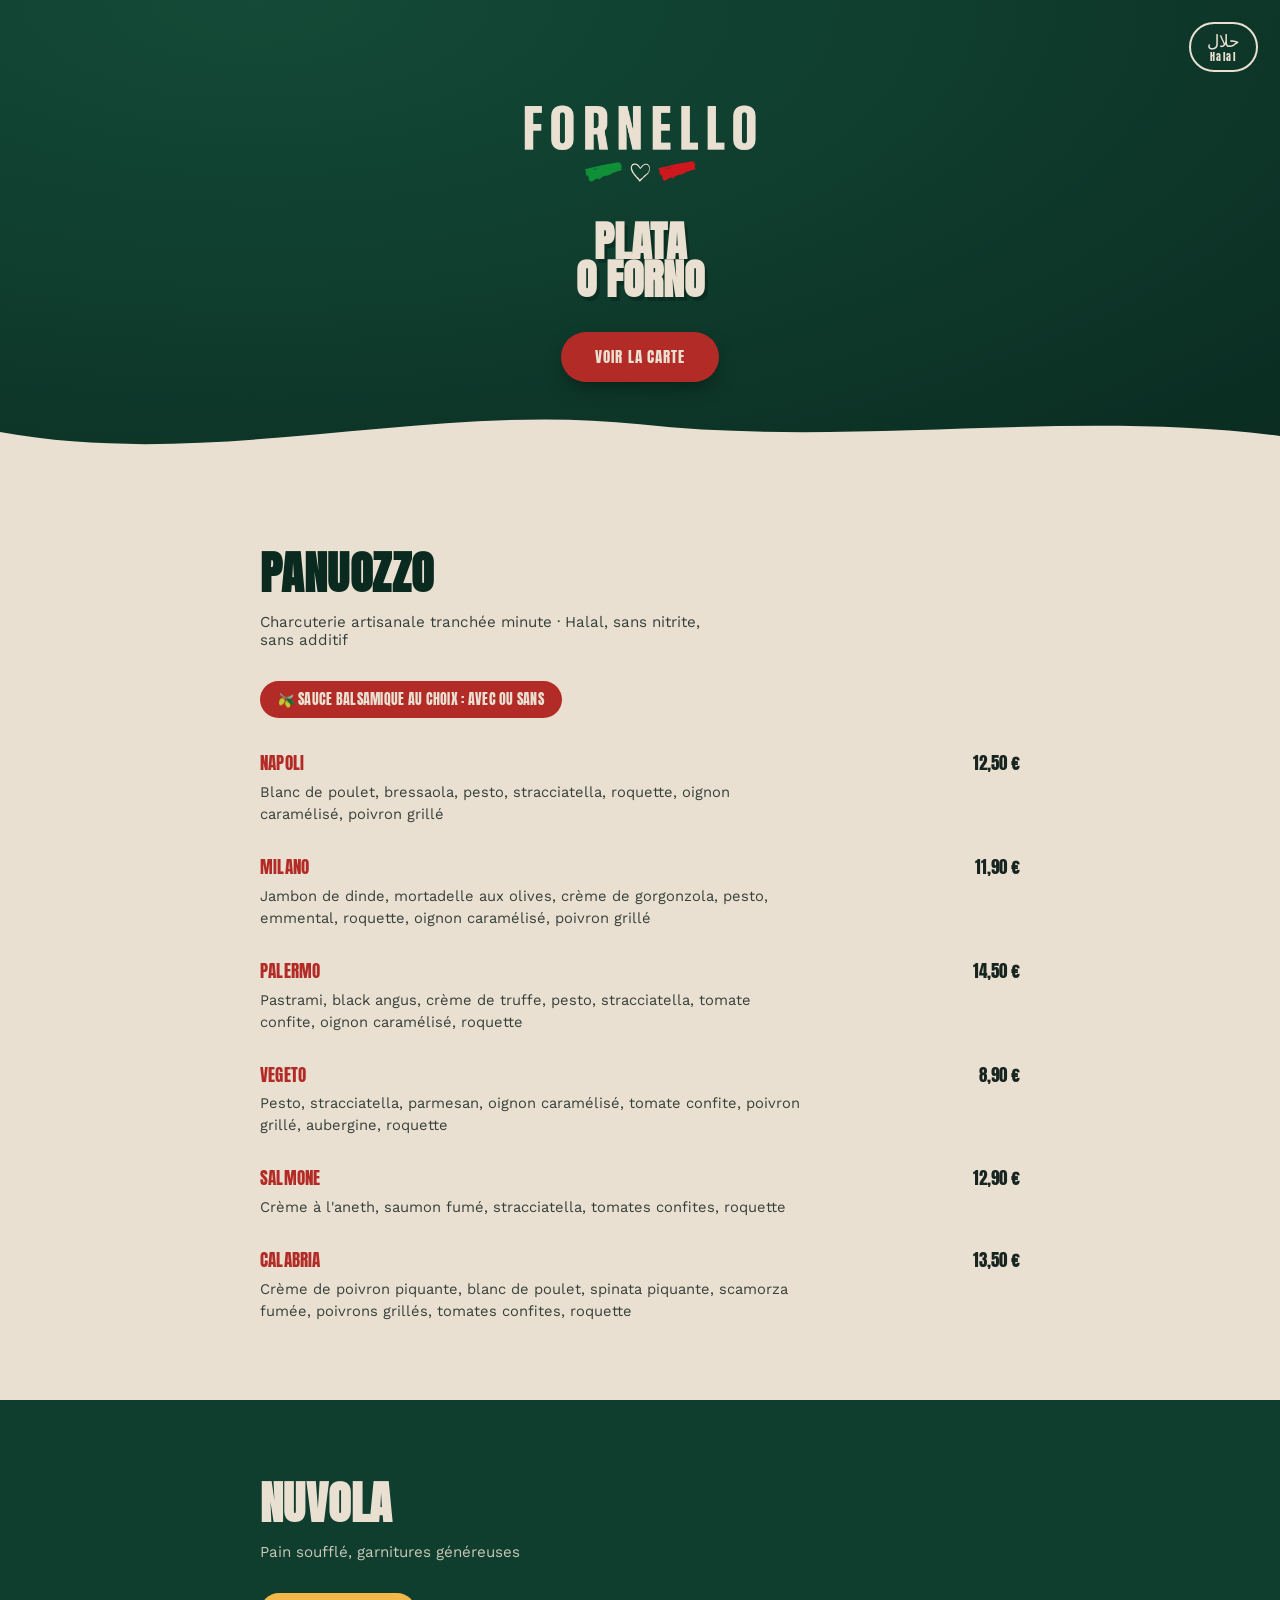
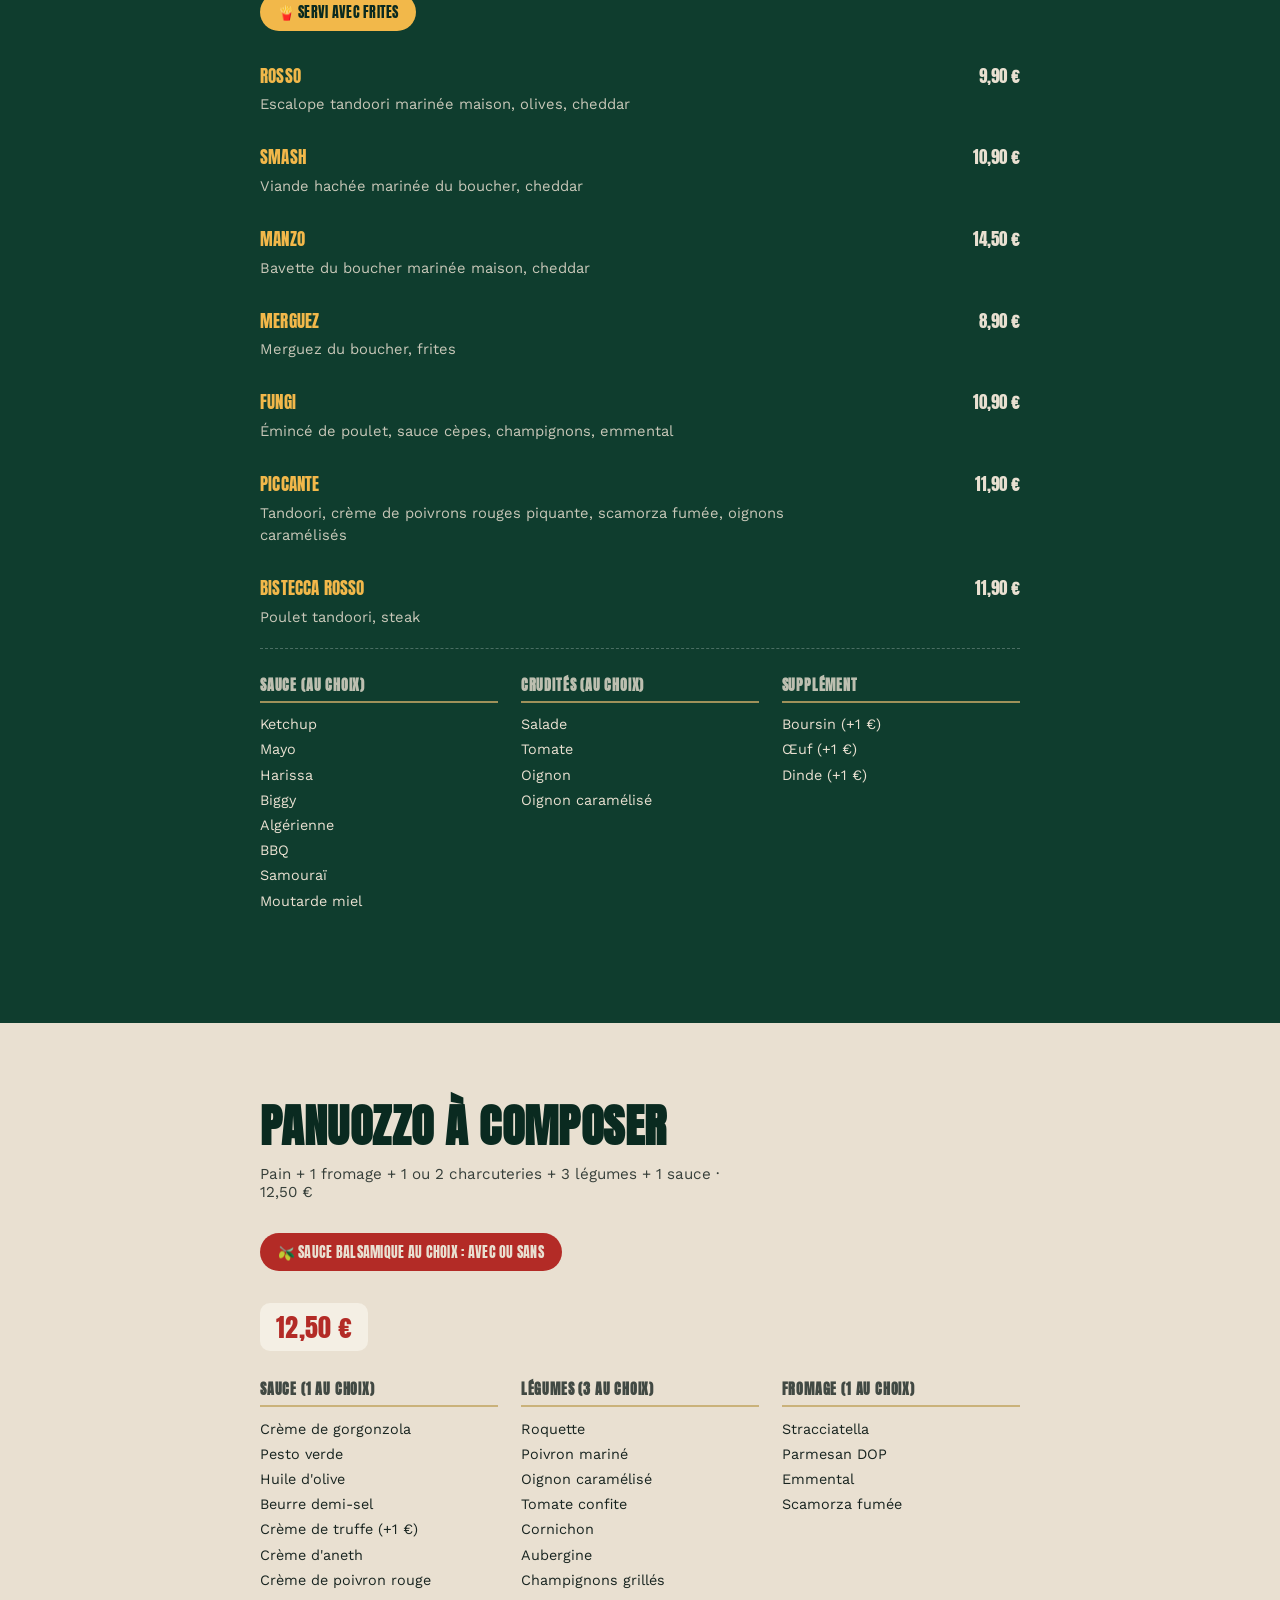
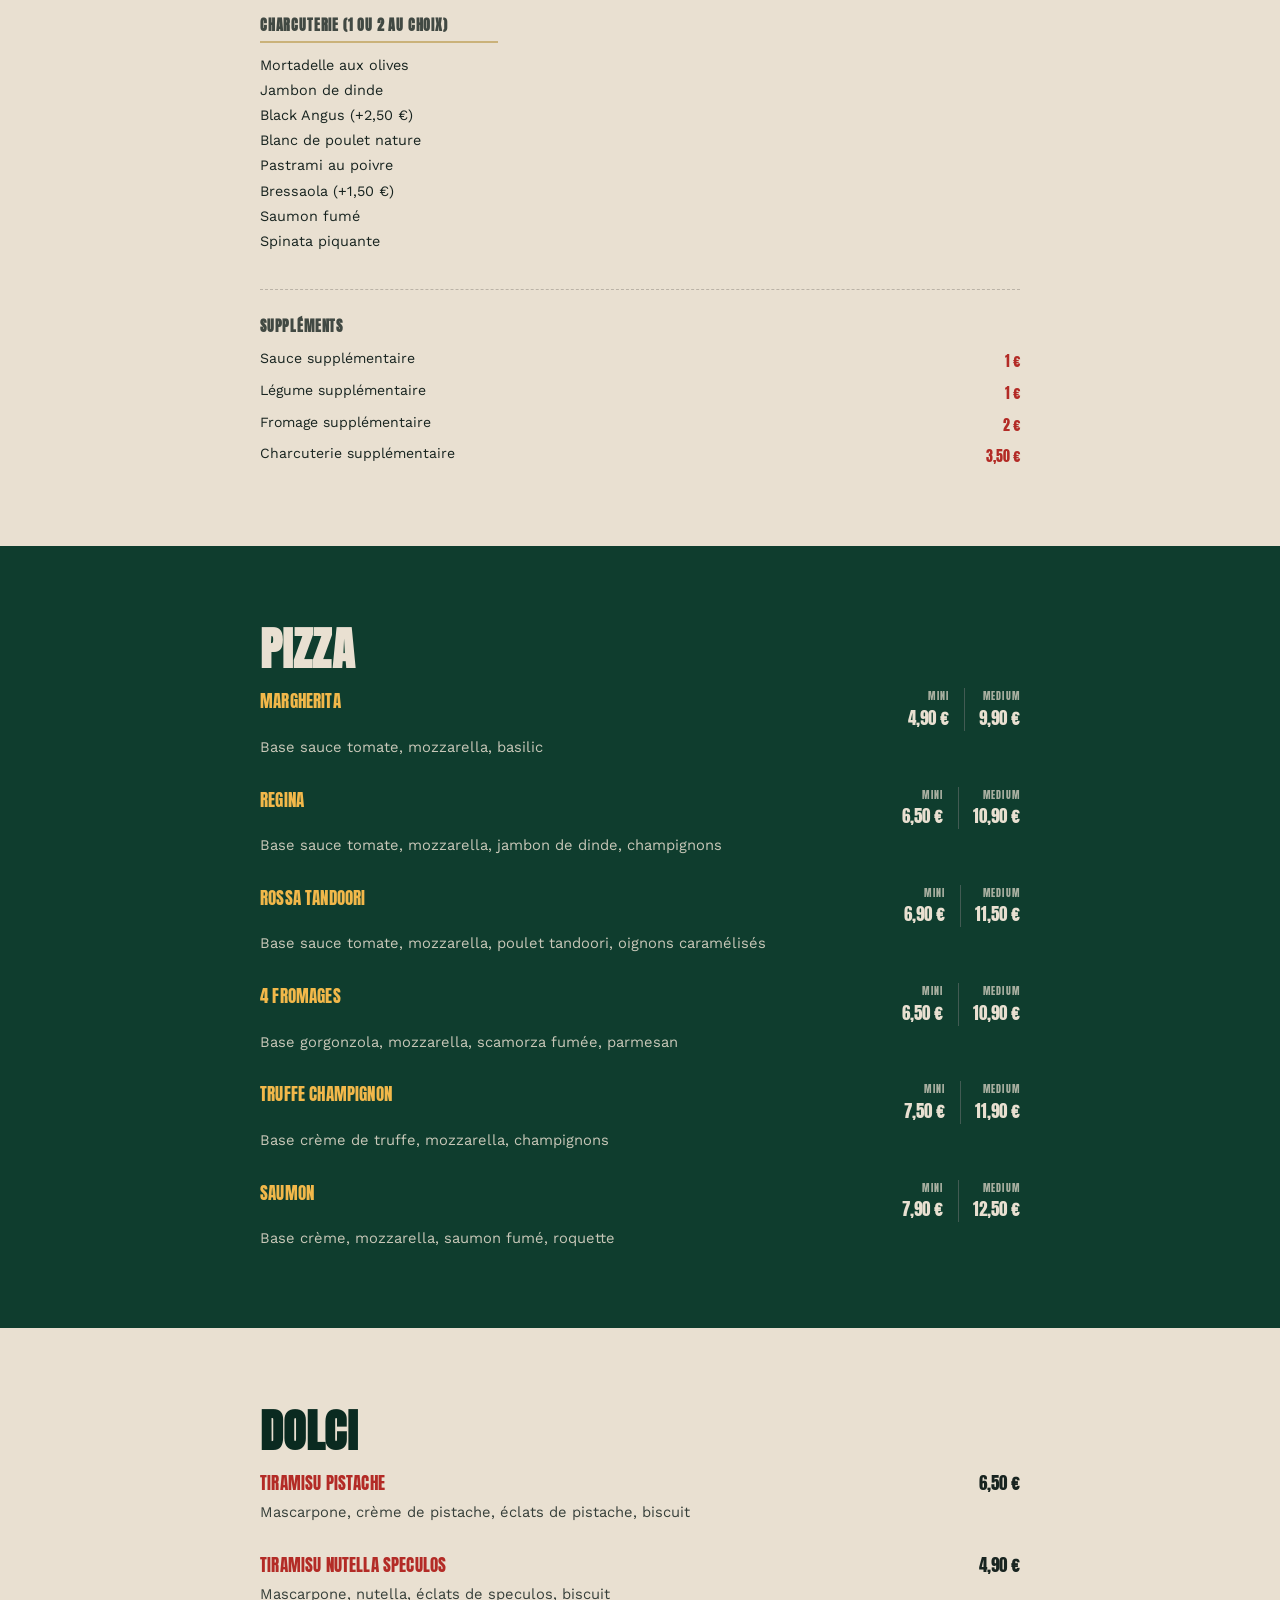
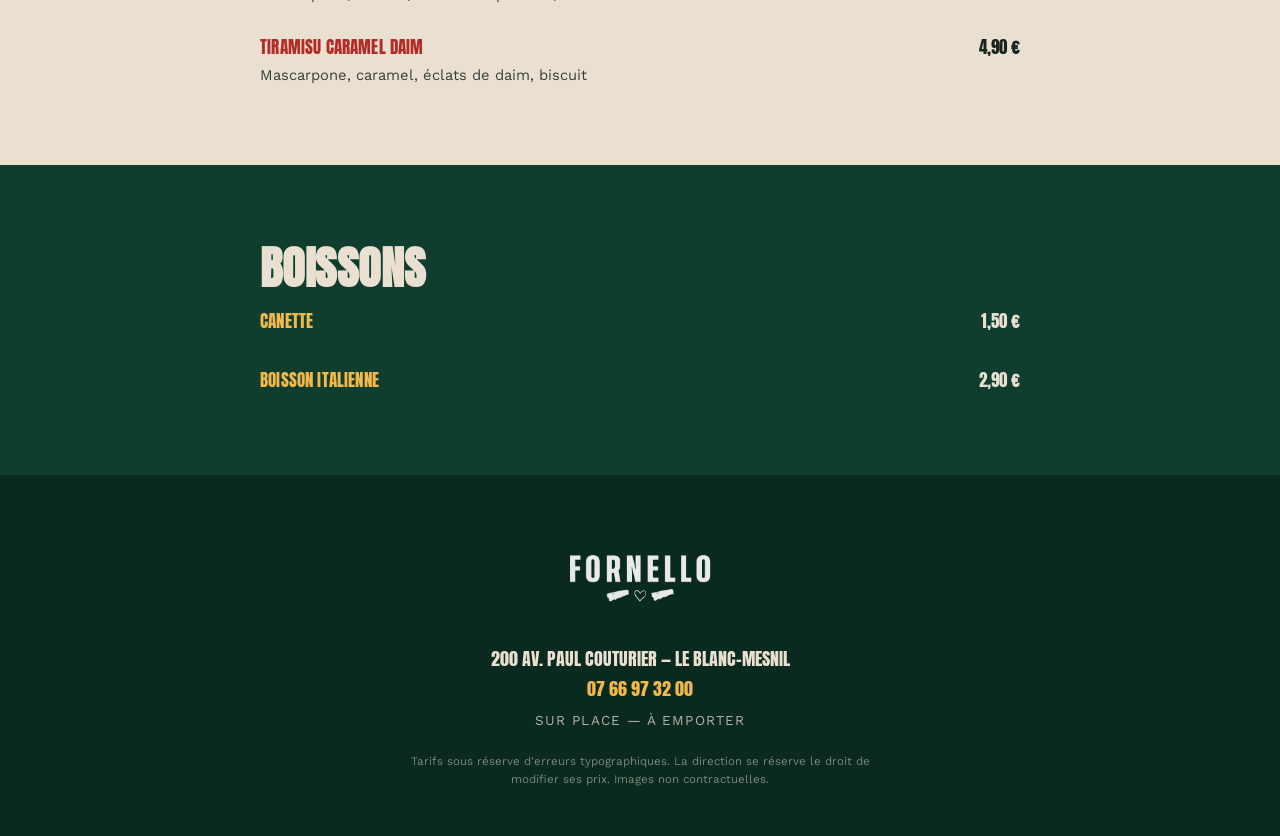
<file: index.html>
<!DOCTYPE html>
<html lang="fr">
<head>
<meta charset="UTF-8">
<meta name="viewport" content="width=device-width, initial-scale=1, maximum-scale=1">
<title>Fornello — Le Blanc-Mesnil</title>
<meta name="description" content="Fornello x Les Jumeaux — Pizze, Panuozzo, Nuvola, Dolci. Halal. Sur place ou à emporter, 200 av. Paul Couturier, Le Blanc-Mesnil.">
<link rel="preconnect" href="https://fonts.googleapis.com">
<link rel="preconnect" href="https://fonts.gstatic.com" crossorigin>
<link href="https://fonts.googleapis.com/css2?family=Anton&family=Work+Sans:wght@400;500;600;700&display=swap" rel="stylesheet">
<link rel="stylesheet" href="styles.css">
</head>
<body>

<!-- HERO -->
<header class="hero">
  <div class="hero-badge" aria-hidden="true">
    <span class="halal-mark">حلال</span>
    <span class="halal-label">Halal</span>
  </div>
  <div class="hero-inner">
    <img class="hero-logo" src="images/logo.png" alt="Fornello">
    <p class="hero-partner" id="hero-partner">x Les Jumeaux <span class="dot">·</span> depuis 2010</p>
    <h1 class="hero-tagline">Plata<br>o Forno</h1>
    <a class="hero-cta" href="#menu">Voir la carte</a>
  </div>
  <svg class="hero-divider" viewBox="0 0 1440 90" preserveAspectRatio="none" aria-hidden="true">
    <path d="M0,40 C 240,90 480,0 720,30 C 960,60 1200,10 1440,45 L1440,90 L0,90 Z"></path>
  </svg>
</header>

<!-- MENU -->
<main id="menu">
  <div id="menu-root" class="menu-root">
    <!-- injected by script.js -->
  </div>
</main>

<!-- FOOTER -->
<footer class="site-footer">
  <svg class="footer-divider" viewBox="0 0 1440 60" preserveAspectRatio="none" aria-hidden="true">
    <path d="M0,20 C 240,55 480,0 720,25 C 960,50 1200,5 1440,30 L1440,0 L0,0 Z"></path>
  </svg>
  <div class="footer-inner">
    <img class="footer-logo" src="images/logo.png" alt="Fornello">
    <p class="footer-address" id="footer-address">200 av. Paul Couturier — Le Blanc-Mesnil</p>
    <p class="footer-phone" id="footer-phone">07 66 97 32 00</p>
    <p class="footer-service" id="footer-service">Sur place — à emporter</p>
    <p class="footer-note">Tarifs sous réserve d'erreurs typographiques. La direction se réserve le droit de modifier ses prix. Images non contractuelles.</p>
  </div>
</footer>

<script src="https://identity.netlify.com/v1/netlify-identity-widget.js"></script>
<script>
  if (window.netlifyIdentity) {
    window.netlifyIdentity.on("init", user => {
      if (!user) {
        window.netlifyIdentity.on("login", () => {
          document.location.href = "/admin/";
        });
      }
    });
  }
</script>
<script src="script.js"></script>
</body>
</html>
</file>
<file: styles.css>
:root{
  --cream:#e9e0d1;
  --cream-dim:#ded2bc;
  --pine:#0f3d2e;
  --pine-dark:#0a2a20;
  --brick:#b32b26;
  --ink:#182420;
  --ink-soft:#3b4a44;
  --paper:#f4efe4;
  --gold-line:#c3a765;
  --focus:#e8a33d;
}

*{box-sizing:border-box;}
html{scroll-behavior:smooth;}
body{
  margin:0;
  background:var(--cream);
  color:var(--ink);
  font-family:'Work Sans', sans-serif;
  -webkit-font-smoothing:antialiased;
}
img{max-width:100%;display:block;}
a{color:inherit;}
:focus-visible{outline:3px solid var(--focus); outline-offset:3px;}

.display{
  font-family:'Anton', sans-serif;
  text-transform:uppercase;
  letter-spacing:0.01em;
}

/* ---------- HERO ---------- */
.hero{
  position:relative;
  background:radial-gradient(120% 140% at 20% 0%, #144a37 0%, var(--pine) 45%, var(--pine-dark) 100%);
  color:var(--cream);
  padding:2.2rem 1.5rem 5.5rem;
  overflow:hidden;
}
.hero-badge{
  position:absolute;
  top:1.4rem;
  right:1.4rem;
  border:2px solid var(--cream);
  border-radius:999px;
  padding:0.45rem 1rem;
  text-align:center;
  line-height:1.1;
}
.halal-mark{display:block;font-size:1.05rem;}
.halal-label{
  display:block;
  font-family:'Anton', sans-serif;
  font-size:0.6rem;
  letter-spacing:0.15em;
  margin-top:0.15rem;
}
.hero-inner{
  max-width:640px;
  margin:2.4rem auto 0;
  text-align:center;
}
.hero-logo{
  max-width:280px;
  margin:0 auto 0.6rem;
}
.hero-partner{
  font-size:0.85rem;
  letter-spacing:0.08em;
  opacity:0.85;
  margin:0 0 1.6rem;
}
.hero-partner .dot{opacity:0.5; padding:0 0.3em;}
.hero-tagline{
  font-family:'Anton', sans-serif;
  text-transform:uppercase;
  font-size:clamp(1.6rem, 5.5vw, 2.6rem);
  line-height:0.92;
  margin:0 0 2rem;
  color:var(--cream);
  text-shadow:0.08em 0.1em 0 rgba(0,0,0,0.22);
}
.hero-cta{
  display:inline-block;
  background:var(--brick);
  color:var(--cream);
  font-family:'Anton', sans-serif;
  text-transform:uppercase;
  letter-spacing:0.06em;
  font-size:0.95rem;
  padding:0.85rem 2.1rem;
  border-radius:999px;
  text-decoration:none;
  box-shadow:0 8px 20px -6px rgba(0,0,0,0.5);
  transition:transform 0.15s ease;
}
.hero-cta:hover{transform:translateY(-2px);}
.hero-divider{
  position:absolute;
  left:0; right:0; bottom:-1px;
  width:100%;
  height:70px;
  fill:var(--cream);
}

/* ---------- MENU LAYOUT ---------- */
.menu-root{
  display:flex;
  flex-direction:column;
}
.cat-band{
  padding:3.2rem 1.4rem 3.6rem;
  position:relative;
}
.cat-band.on-cream{background:var(--cream); color:var(--ink);}
.cat-band.on-pine{background:var(--pine); color:var(--cream);}

.cat-inner{
  max-width:760px;
  margin:0 auto;
}
.cat-eyebrow{
  font-size:0.72rem;
  letter-spacing:0.2em;
  text-transform:uppercase;
  opacity:0.65;
  margin:0 0 0.3rem;
}
.cat-title{
  font-size:clamp(2rem, 6vw, 2.9rem);
  margin:0 0 0.35rem;
}
.on-pine .cat-title{color:var(--cream);}
.on-cream .cat-title{color:var(--pine-dark);}
.cat-subtitle{
  font-size:0.95rem;
  margin:0 0 2rem;
  max-width:52ch;
  opacity:0.85;
}
.cat-note{
  display:inline-block;
  font-family:'Anton', sans-serif;
  text-transform:uppercase;
  font-size:0.85rem;
  letter-spacing:0.02em;
  background:var(--brick);
  color:var(--cream);
  padding:0.55rem 1.1rem;
  border-radius:999px;
  margin:0 0 2rem;
}
.on-pine .cat-note{
  background:#f2b84a;
  color:var(--pine-dark);
}
.cat-note-image{
  max-width:100%;
  width:420px;
  border-radius:14px;
  margin:0 0 2rem;
}

.item-list{
  display:flex;
  flex-direction:column;
  gap:1.5rem;
}
.item-row{
  display:grid;
  grid-template-columns:1fr auto;
  align-items:baseline;
  column-gap:0.6rem;
  row-gap:0.3rem;
}
.item-name{
  font-family:'Anton', sans-serif;
  text-transform:uppercase;
  font-size:1.05rem;
  letter-spacing:0.01em;
}
.on-cream .item-name{color:var(--brick);}
.on-pine .item-name{color:#f2b84a;}
.item-price{
  font-family:'Anton', sans-serif;
  font-size:1.05rem;
  white-space:nowrap;
}
.item-sizes{
  display:flex;
  align-self:start;
}
.size{
  display:flex;
  flex-direction:column;
  align-items:flex-end;
  padding:0 0.9rem;
  white-space:nowrap;
}
.size:last-child{padding-right:0;}
.size + .size{border-left:1px solid rgba(128,128,128,0.45);}
.size small{
  font-family:'Anton', sans-serif;
  font-size:0.62rem;
  letter-spacing:0.12em;
  text-transform:uppercase;
  opacity:0.7;
  margin-bottom:0.1rem;
}
.size b{
  font-family:'Anton', sans-serif;
  font-weight:400;
  font-size:1.05rem;
}
.item-desc{
  grid-column:1 / -1;
  font-size:0.92rem;
  line-height:1.5;
  opacity:0.85;
  max-width:60ch;
}
.item-photo{
  grid-column:1 / -1;
  margin-top:0.4rem;
  border-radius:10px;
  overflow:hidden;
  max-width:260px;
}

/* leader dots between name and price */
.item-row::after{
  content:"";
}

/* ---------- COMPOSER TABLE ---------- */
.composer-price{
  display:inline-block;
  font-family:'Anton', sans-serif;
  font-size:1.6rem;
  color:var(--brick);
  background:var(--paper);
  border-radius:10px;
  padding:0.3rem 1rem;
  margin-bottom:1.8rem;
}
.on-pine .composer-price{color:var(--pine-dark);}
.composer-groups{
  display:grid;
  gap:1.4rem;
  grid-template-columns:repeat(auto-fit, minmax(220px,1fr));
  margin-bottom:2.2rem;
}
.composer-group h3{
  font-family:'Anton', sans-serif;
  text-transform:uppercase;
  font-size:0.85rem;
  letter-spacing:0.06em;
  margin:0 0 0.6rem;
  opacity:0.8;
  border-bottom:2px solid var(--gold-line);
  padding-bottom:0.35rem;
}
.composer-group ul{
  list-style:none;
  margin:0; padding:0;
  font-size:0.9rem;
  line-height:1.75;
}
.composer-supp{
  margin-top:1.6rem;
  padding-top:1.6rem;
  border-top:1px dashed rgba(0,0,0,0.2);
}
.extras-groups{
  margin-top:1rem;
  padding-top:1.6rem;
  border-top:1px dashed rgba(0,0,0,0.2);
}
.on-pine .extras-groups{border-top:1px dashed rgba(255,255,255,0.25);}
.on-pine .composer-supp{border-top:1px dashed rgba(255,255,255,0.25);}
.composer-supp h3{
  font-family:'Anton', sans-serif;
  text-transform:uppercase;
  font-size:0.85rem;
  letter-spacing:0.06em;
  opacity:0.8;
  margin:0 0 0.6rem;
}
.supp-row{
  display:flex;
  justify-content:space-between;
  gap:1rem;
  font-size:0.88rem;
  padding:0.3rem 0;
}
.supp-row span:last-child{
  font-family:'Anton', sans-serif;
  color:var(--brick);
}
.on-pine .supp-row span:last-child{color:#f2b84a;}

/* ---------- FOCACCIA EMPTY STATE ---------- */
.empty-state{
  border:2px dashed rgba(0,0,0,0.25);
  border-radius:14px;
  padding:2.2rem 1.5rem;
  text-align:center;
}
.on-pine .empty-state{border-color:rgba(255,255,255,0.3);}
.empty-state p{
  margin:0;
  font-size:0.95rem;
  opacity:0.75;
}
.empty-state .display{
  font-size:1.2rem;
  margin-bottom:0.4rem;
  color:var(--brick);
}
.on-pine .empty-state .display{color:#f2b84a;}

/* ---------- FOOTER ---------- */
.site-footer{
  position:relative;
  background:var(--pine-dark);
  color:var(--cream);
  padding-top:60px;
}
.footer-divider{
  position:absolute;
  top:-1px; left:0; right:0;
  width:100%;
  height:60px;
  fill:var(--pine-dark);
}
.footer-inner{
  max-width:520px;
  margin:0 auto;
  text-align:center;
  padding:0 1.5rem 3rem;
}
.footer-logo{
  max-width:170px;
  margin:0 auto 1.4rem;
  filter:brightness(0) invert(1);
  opacity:0.9;
}
.footer-address, .footer-phone{
  font-family:'Anton', sans-serif;
  text-transform:uppercase;
  font-size:1.15rem;
  margin:0.15rem 0;
}
.footer-phone{color:#f2b84a;}
.footer-service{
  font-size:0.85rem;
  opacity:0.75;
  margin:0.6rem 0 1.6rem;
  text-transform:uppercase;
  letter-spacing:0.08em;
}
.footer-note{
  font-size:0.72rem;
  opacity:0.5;
  line-height:1.5;
  margin:0;
}

@media (min-width:640px){
  .cat-band{padding:4.2rem 2rem 4.6rem;}
}

@media (prefers-reduced-motion: reduce){
  html{scroll-behavior:auto;}
  .hero-cta{transition:none;}
}
</file>
